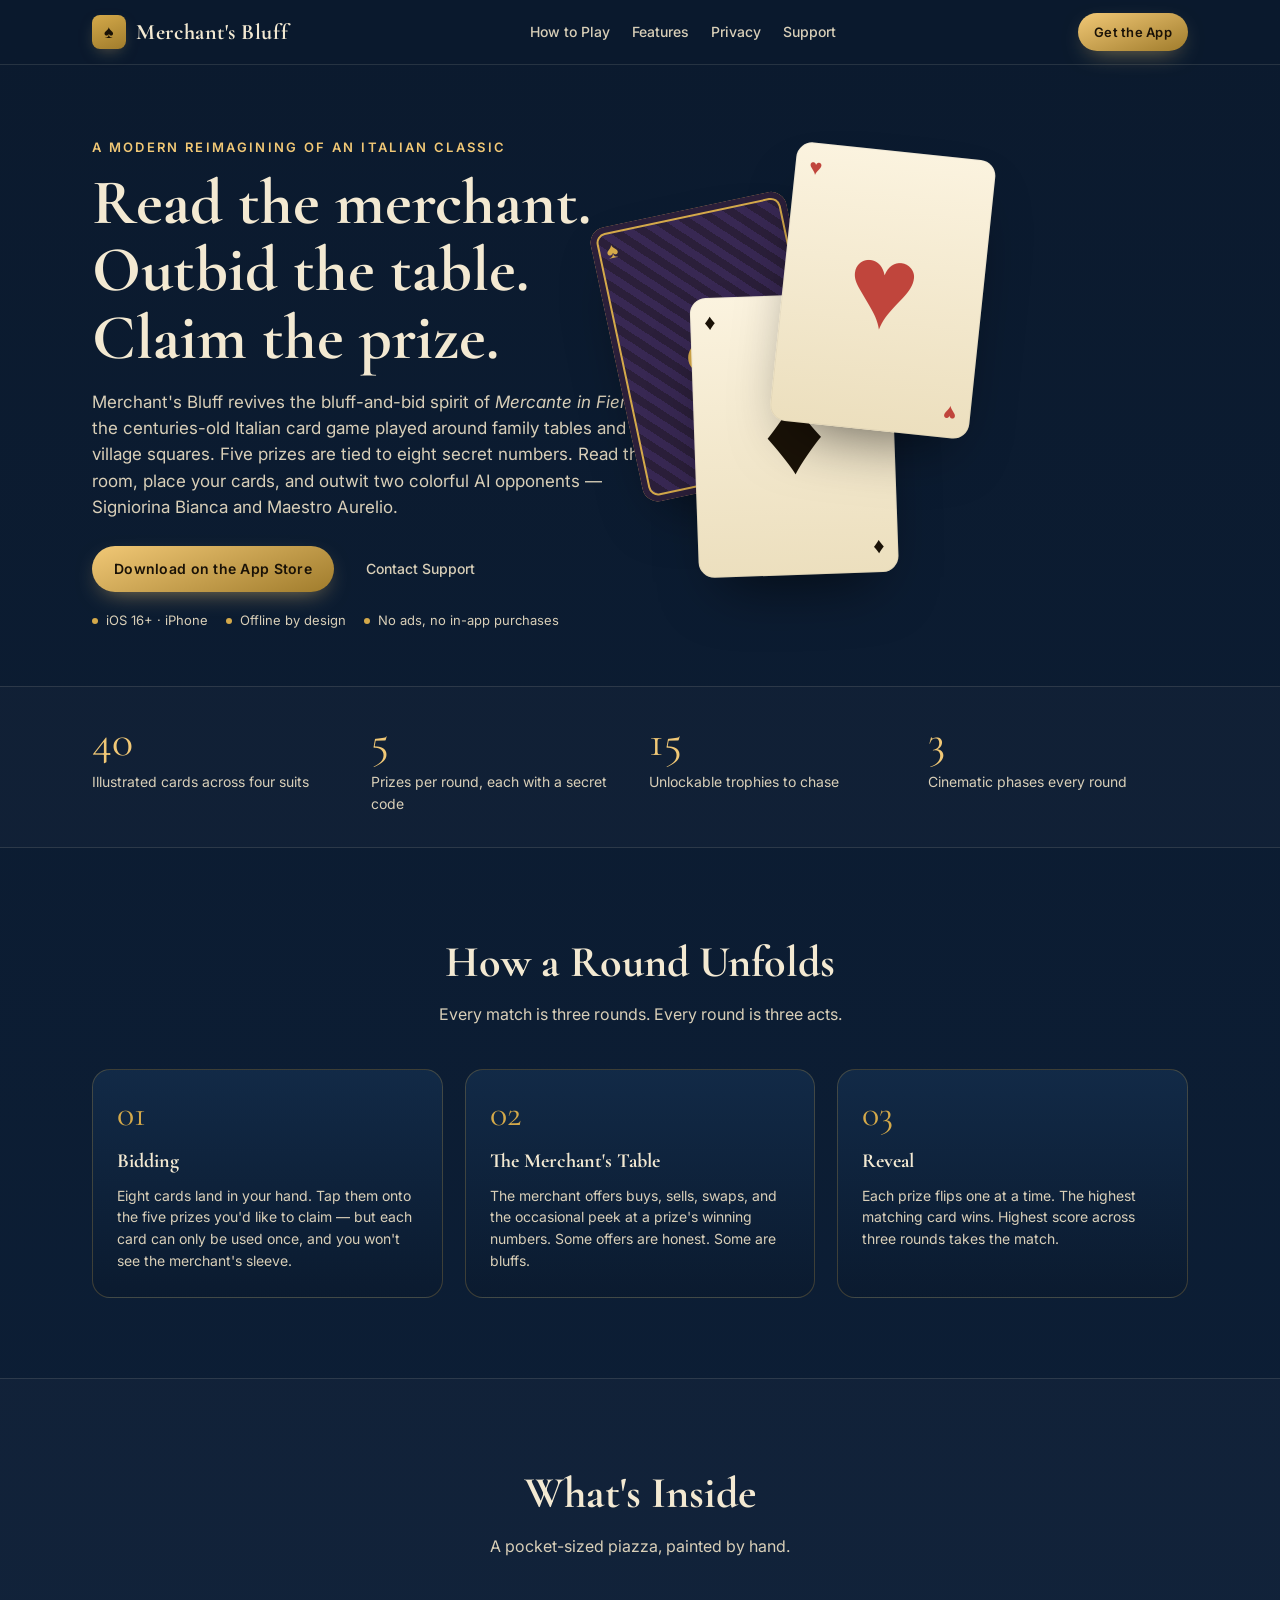
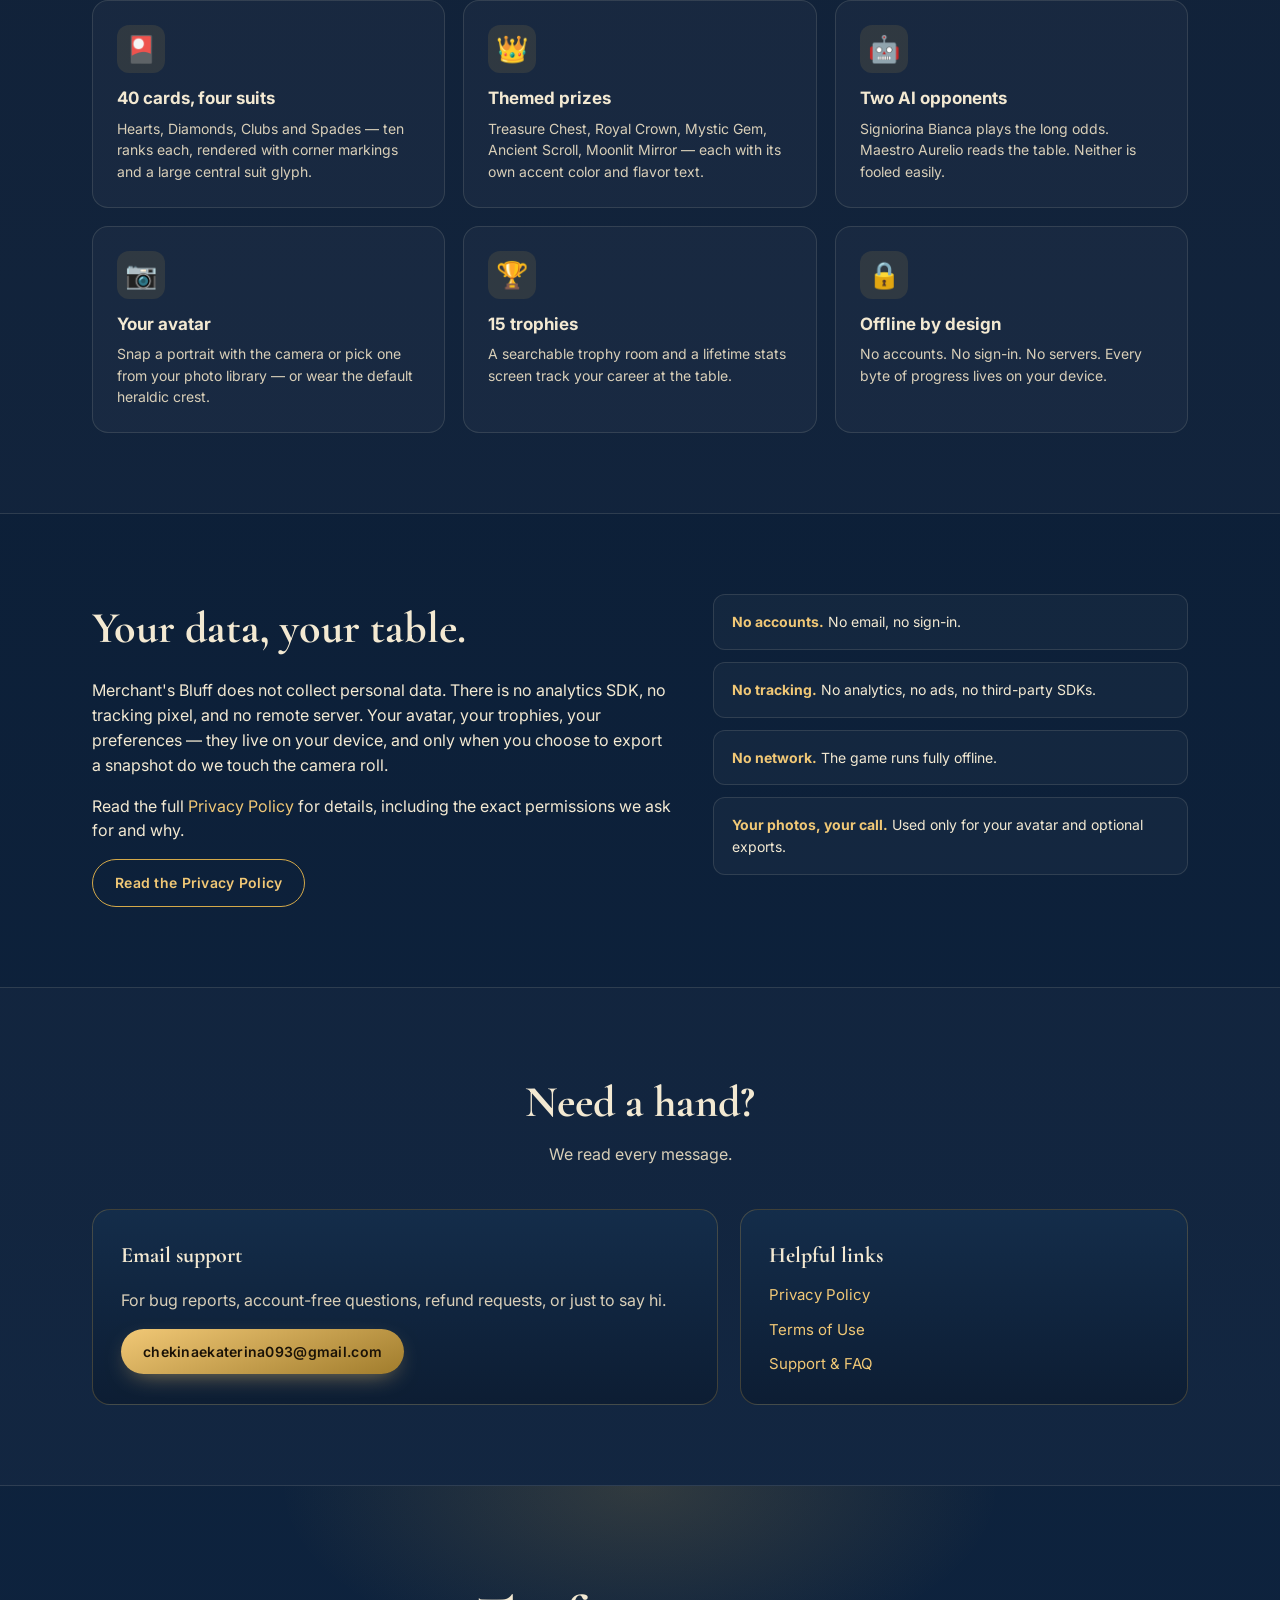
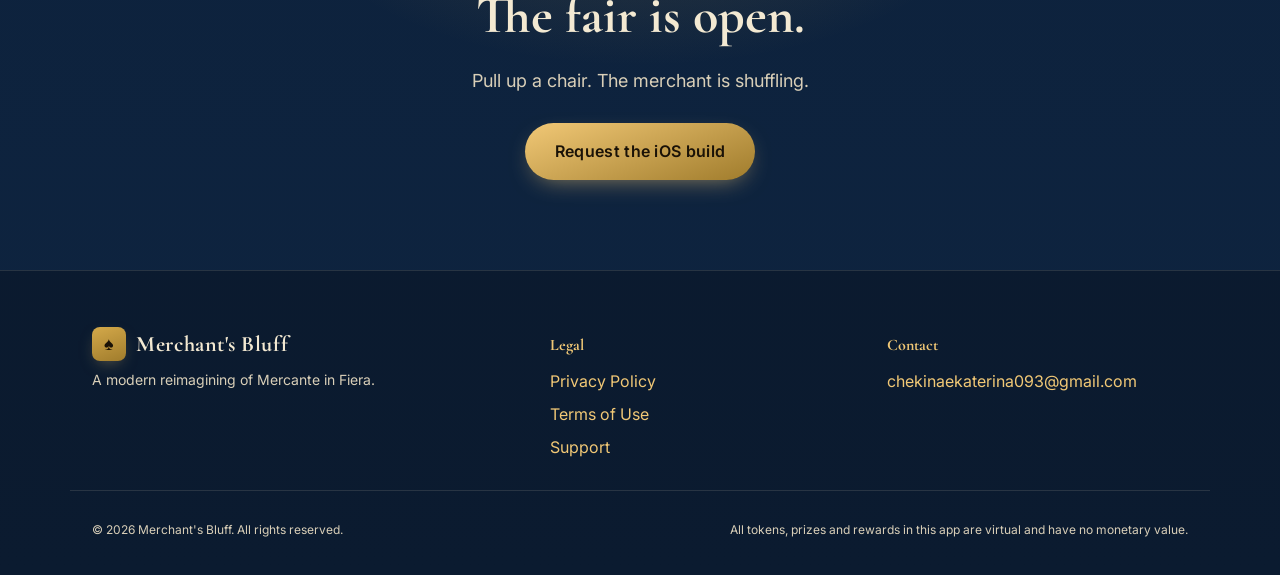
<file: index.html>
<!DOCTYPE html>
<html lang="en">
<head>
<meta charset="UTF-8" />
<meta name="viewport" content="width=device-width, initial-scale=1.0" />
<title>Merchant's Bluff — A Modern Take on Italy's Favorite Card Game</title>
<meta name="description" content="Merchant's Bluff is a modern reimagining of Mercante in Fiera, the centuries-old Italian bluff-and-bid card game. Play a quick match against Signiorina Bianca and Maestro Aurelio — fully offline, no accounts." />
<meta name="theme-color" content="#0b1a2e" />
<link rel="preconnect" href="https://fonts.googleapis.com" />
<link rel="preconnect" href="https://fonts.gstatic.com" crossorigin />
<link href="https://fonts.googleapis.com/css2?family=Cormorant+Garamond:wght@500;600;700&family=Inter:wght@400;500;600;700&display=swap" rel="stylesheet" />
<link rel="stylesheet" href="styles.css" />
</head>
<body>
  <header class="nav">
    <div class="container nav-row">
      <a class="brand" href="#top" aria-label="Merchant's Bluff home">
        <span class="brand-mark" aria-hidden="true">♠</span>
        <span class="brand-text">Merchant's Bluff</span>
      </a>
      <nav class="nav-anchors" aria-label="Primary">
        <a href="#how">How to Play</a>
        <a href="#features">Features</a>
        <a href="#privacy">Privacy</a>
        <a href="#support">Support</a>
      </nav>
      <a class="cta cta-small" href="#download">Get the App</a>
    </div>
  </header>

  <main id="top">
    <!-- HERO -->
    <section class="hero">
      <div class="container hero-grid">
        <div class="hero-copy">
          <p class="eyebrow">A modern reimagining of an Italian classic</p>
          <h1>Read the merchant.<br />Outbid the table.<br />Claim the prize.</h1>
          <p class="lede">
            Merchant's Bluff revives the bluff-and-bid spirit of <em>Mercante in Fiera</em>,
            the centuries-old Italian card game played around family tables and village squares.
            Five prizes are tied to eight secret numbers. Read the room, place your cards,
            and outwit two colorful AI opponents — Signiorina Bianca and Maestro Aurelio.
          </p>
          <div class="hero-cta">
            <a class="cta" href="#download">Download on the App Store</a>
            <a class="ghost" href="#support">Contact Support</a>
          </div>
          <ul class="hero-meta" aria-label="Key facts">
            <li>iOS 16+ · iPhone</li>
            <li>Offline by design</li>
            <li>No ads, no in-app purchases</li>
          </ul>
        </div>
        <div class="hero-art" aria-hidden="true">
          <div class="card card-back card-a">
            <span class="card-corner">♠</span>
            <span class="card-corner br">♠</span>
            <div class="card-glyph">♠</div>
          </div>
          <div class="card card-front card-b">
            <span class="card-corner red">♥</span>
            <span class="card-corner br red">♥</span>
            <div class="card-glyph red">♥</div>
          </div>
          <div class="card card-front card-c">
            <span class="card-corner">♦</span>
            <span class="card-corner br">♦</span>
            <div class="card-glyph">♦</div>
          </div>
        </div>
      </div>
    </section>

    <!-- HIGHLIGHT STATS -->
    <section class="stats">
      <div class="container stats-grid">
        <div class="stat"><span>40</span><p>Illustrated cards across four suits</p></div>
        <div class="stat"><span>5</span><p>Prizes per round, each with a secret code</p></div>
        <div class="stat"><span>15</span><p>Unlockable trophies to chase</p></div>
        <div class="stat"><span>3</span><p>Cinematic phases every round</p></div>
      </div>
    </section>

    <!-- HOW TO PLAY -->
    <section id="how" class="section">
      <div class="container">
        <h2 class="section-title">How a Round Unfolds</h2>
        <p class="section-sub">Every match is three rounds. Every round is three acts.</p>
        <div class="phases">
          <article class="phase">
            <div class="phase-num">01</div>
            <h3>Bidding</h3>
            <p>Eight cards land in your hand. Tap them onto the five prizes you'd like to claim — but each card can only be used once, and you won't see the merchant's sleeve.</p>
          </article>
          <article class="phase">
            <div class="phase-num">02</div>
            <h3>The Merchant's Table</h3>
            <p>The merchant offers buys, sells, swaps, and the occasional peek at a prize's winning numbers. Some offers are honest. Some are bluffs.</p>
          </article>
          <article class="phase">
            <div class="phase-num">03</div>
            <h3>Reveal</h3>
            <p>Each prize flips one at a time. The highest matching card wins. Highest score across three rounds takes the match.</p>
          </article>
        </div>
      </div>
    </section>

    <!-- FEATURES -->
    <section id="features" class="section section-alt">
      <div class="container">
        <h2 class="section-title">What's Inside</h2>
        <p class="section-sub">A pocket-sized piazza, painted by hand.</p>
        <div class="features">
          <article class="feature">
            <div class="feature-icon">🎴</div>
            <h3>40 cards, four suits</h3>
            <p>Hearts, Diamonds, Clubs and Spades — ten ranks each, rendered with corner markings and a large central suit glyph.</p>
          </article>
          <article class="feature">
            <div class="feature-icon">👑</div>
            <h3>Themed prizes</h3>
            <p>Treasure Chest, Royal Crown, Mystic Gem, Ancient Scroll, Moonlit Mirror — each with its own accent color and flavor text.</p>
          </article>
          <article class="feature">
            <div class="feature-icon">🤖</div>
            <h3>Two AI opponents</h3>
            <p>Signiorina Bianca plays the long odds. Maestro Aurelio reads the table. Neither is fooled easily.</p>
          </article>
          <article class="feature">
            <div class="feature-icon">📷</div>
            <h3>Your avatar</h3>
            <p>Snap a portrait with the camera or pick one from your photo library — or wear the default heraldic crest.</p>
          </article>
          <article class="feature">
            <div class="feature-icon">🏆</div>
            <h3>15 trophies</h3>
            <p>A searchable trophy room and a lifetime stats screen track your career at the table.</p>
          </article>
          <article class="feature">
            <div class="feature-icon">🔒</div>
            <h3>Offline by design</h3>
            <p>No accounts. No sign-in. No servers. Every byte of progress lives on your device.</p>
          </article>
        </div>
      </div>
    </section>

    <!-- PRIVACY TEASER -->
    <section id="privacy" class="section">
      <div class="container privacy-grid">
        <div>
          <h2 class="section-title left">Your data, your table.</h2>
          <p>
            Merchant's Bluff does not collect personal data. There is no analytics SDK,
            no tracking pixel, and no remote server. Your avatar, your trophies,
            your preferences — they live on your device, and only when you choose to
            export a snapshot do we touch the camera roll.
          </p>
          <p>
            Read the full <a href="privacy.html">Privacy Policy</a> for details,
            including the exact permissions we ask for and why.
          </p>
          <a class="cta cta-soft" href="privacy.html">Read the Privacy Policy</a>
        </div>
        <ul class="privacy-points">
          <li><strong>No accounts.</strong> No email, no sign-in.</li>
          <li><strong>No tracking.</strong> No analytics, no ads, no third-party SDKs.</li>
          <li><strong>No network.</strong> The game runs fully offline.</li>
          <li><strong>Your photos, your call.</strong> Used only for your avatar and optional exports.</li>
        </ul>
      </div>
    </section>

    <!-- SUPPORT -->
    <section id="support" class="section section-alt">
      <div class="container">
        <h2 class="section-title">Need a hand?</h2>
        <p class="section-sub">We read every message.</p>
        <div class="support-grid">
          <div class="support-card">
            <h3>Email support</h3>
            <p>For bug reports, account-free questions, refund requests, or just to say hi.</p>
            <a class="cta" href="mailto:chekinaekaterina093@gmail.com">chekinaekaterina093@gmail.com</a>
          </div>
          <div class="support-card">
            <h3>Helpful links</h3>
            <ul class="link-list">
              <li><a href="privacy.html">Privacy Policy</a></li>
              <li><a href="terms.html">Terms of Use</a></li>
              <li><a href="support.html">Support &amp; FAQ</a></li>
            </ul>
          </div>
        </div>
      </div>
    </section>

    <!-- CTA -->
    <section id="download" class="cta-section">
      <div class="container cta-wrap">
        <h2>The fair is open.</h2>
        <p>Pull up a chair. The merchant is shuffling.</p>
        <a class="cta cta-large" href="mailto:chekinaekaterina093@gmail.com?subject=Merchant's%20Bluff%20-%20iOS%20Download">Request the iOS build</a>
      </div>
    </section>
  </main>

  <footer class="footer">
    <div class="container footer-grid">
      <div>
        <div class="brand">
          <span class="brand-mark" aria-hidden="true">♠</span>
          <span class="brand-text">Merchant's Bluff</span>
        </div>
        <p class="footer-tag">A modern reimagining of Mercante in Fiera.</p>
      </div>
      <div>
        <h4>Legal</h4>
        <ul>
          <li><a href="privacy.html">Privacy Policy</a></li>
          <li><a href="terms.html">Terms of Use</a></li>
          <li><a href="support.html">Support</a></li>
        </ul>
      </div>
      <div>
        <h4>Contact</h4>
        <ul>
          <li><a href="mailto:chekinaekaterina093@gmail.com">chekinaekaterina093@gmail.com</a></li>
        </ul>
      </div>
    </div>
    <div class="container footer-bottom">
      <p>&copy; 2026 Merchant's Bluff. All rights reserved.</p>
      <p>All tokens, prizes and rewards in this app are virtual and have no monetary value.</p>
    </div>
  </footer>
</body>
</html>
</file>
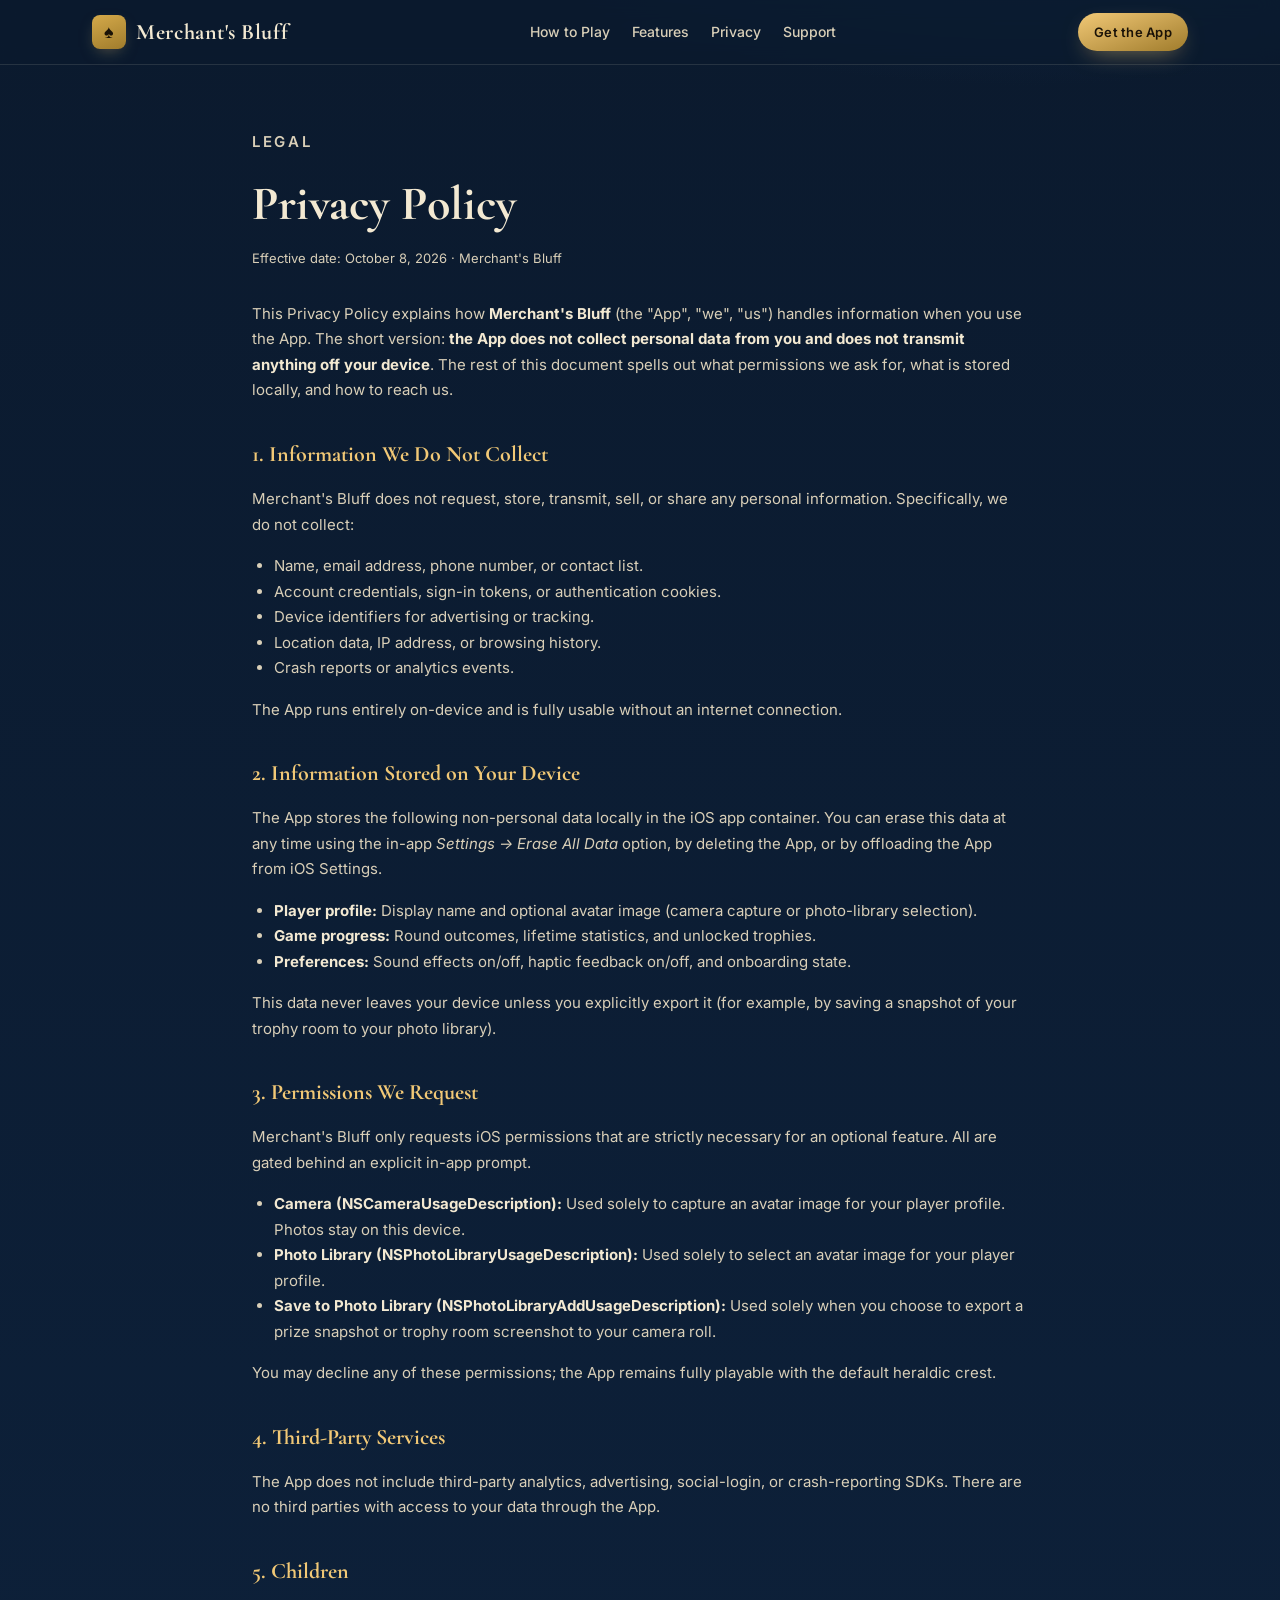
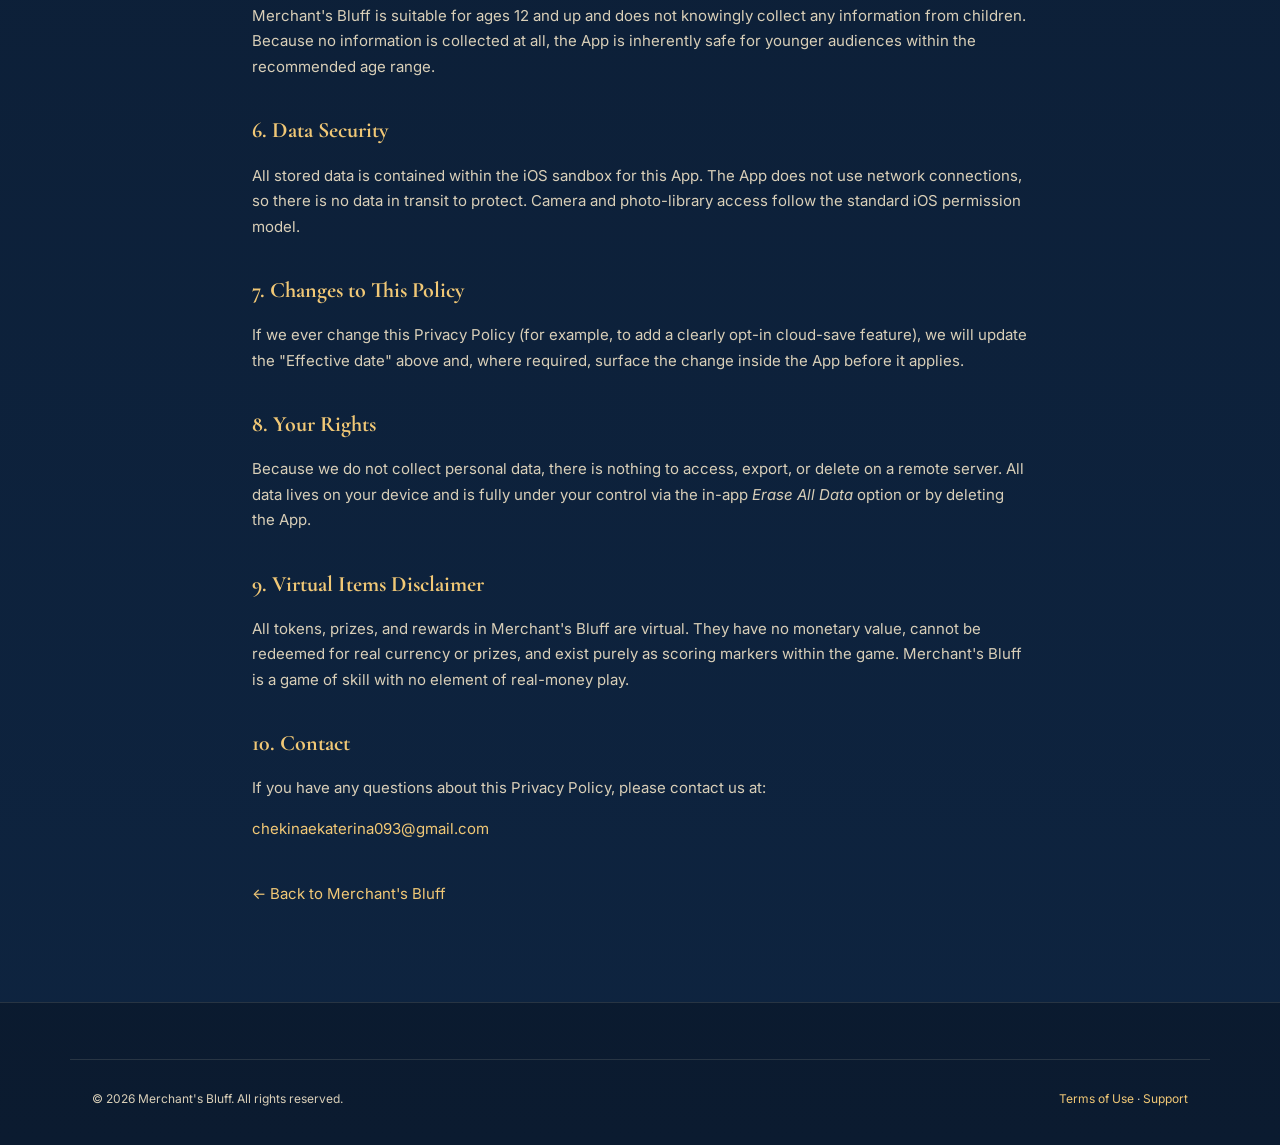
<file: privacy.html>
<!DOCTYPE html>
<html lang="en">
<head>
<meta charset="UTF-8" />
<meta name="viewport" content="width=device-width, initial-scale=1.0" />
<title>Privacy Policy — Merchant's Bluff</title>
<meta name="description" content="The privacy policy for the Merchant's Bluff iOS app." />
<meta name="theme-color" content="#0b1a2e" />
<link rel="preconnect" href="https://fonts.googleapis.com" />
<link rel="preconnect" href="https://fonts.gstatic.com" crossorigin />
<link href="https://fonts.googleapis.com/css2?family=Cormorant+Garamond:wght@500;600;700&family=Inter:wght@400;500;600;700&display=swap" rel="stylesheet" />
<link rel="stylesheet" href="styles.css" />
<style>
  .legal { max-width: 820px; margin: 0 auto; padding: 64px 22px 80px; }
  .legal h1 { font-family: var(--serif); font-size: clamp(34px, 5vw, 48px); margin: 0 0 6px; color: var(--parchment); }
  .legal .meta { color: var(--parchment-soft); font-size: 13px; margin: 0 0 32px; }
  .legal h2 { font-family: var(--serif); font-size: 22px; margin: 34px 0 10px; color: var(--gold-bright); }
  .legal p, .legal li { color: var(--parchment-soft); font-size: 15px; line-height: 1.7; }
  .legal ul { padding-left: 22px; }
  .legal strong { color: var(--parchment); }
  .legal a { color: var(--gold-bright); }
  .topbar { border-bottom: 1px solid var(--line-soft); }
</style>
</head>
<body>
  <header class="nav topbar">
    <div class="container nav-row">
      <a class="brand" href="index.html" aria-label="Merchant's Bluff home">
        <span class="brand-mark" aria-hidden="true">♠</span>
        <span class="brand-text">Merchant's Bluff</span>
      </a>
      <nav class="nav-anchors" aria-label="Primary">
        <a href="index.html#how">How to Play</a>
        <a href="index.html#features">Features</a>
        <a href="privacy.html">Privacy</a>
        <a href="support.html">Support</a>
      </nav>
      <a class="cta cta-small" href="index.html#download">Get the App</a>
    </div>
  </header>

  <main class="legal">
    <p class="eyebrow">Legal</p>
    <h1>Privacy Policy</h1>
    <p class="meta">Effective date: October 8, 2026 &middot; Merchant's Bluff</p>

    <p>This Privacy Policy explains how <strong>Merchant's Bluff</strong> (the "App", "we", "us") handles information when you use the App. The short version: <strong>the App does not collect personal data from you and does not transmit anything off your device</strong>. The rest of this document spells out what permissions we ask for, what is stored locally, and how to reach us.</p>

    <h2>1. Information We Do Not Collect</h2>
    <p>Merchant's Bluff does not request, store, transmit, sell, or share any personal information. Specifically, we do not collect:</p>
    <ul>
      <li>Name, email address, phone number, or contact list.</li>
      <li>Account credentials, sign-in tokens, or authentication cookies.</li>
      <li>Device identifiers for advertising or tracking.</li>
      <li>Location data, IP address, or browsing history.</li>
      <li>Crash reports or analytics events.</li>
    </ul>
    <p>The App runs entirely on-device and is fully usable without an internet connection.</p>

    <h2>2. Information Stored on Your Device</h2>
    <p>The App stores the following non-personal data locally in the iOS app container. You can erase this data at any time using the in-app <em>Settings &rarr; Erase All Data</em> option, by deleting the App, or by offloading the App from iOS Settings.</p>
    <ul>
      <li><strong>Player profile:</strong> Display name and optional avatar image (camera capture or photo-library selection).</li>
      <li><strong>Game progress:</strong> Round outcomes, lifetime statistics, and unlocked trophies.</li>
      <li><strong>Preferences:</strong> Sound effects on/off, haptic feedback on/off, and onboarding state.</li>
    </ul>
    <p>This data never leaves your device unless you explicitly export it (for example, by saving a snapshot of your trophy room to your photo library).</p>

    <h2>3. Permissions We Request</h2>
    <p>Merchant's Bluff only requests iOS permissions that are strictly necessary for an optional feature. All are gated behind an explicit in-app prompt.</p>
    <ul>
      <li><strong>Camera (NSCameraUsageDescription):</strong> Used solely to capture an avatar image for your player profile. Photos stay on this device.</li>
      <li><strong>Photo Library (NSPhotoLibraryUsageDescription):</strong> Used solely to select an avatar image for your player profile.</li>
      <li><strong>Save to Photo Library (NSPhotoLibraryAddUsageDescription):</strong> Used solely when you choose to export a prize snapshot or trophy room screenshot to your camera roll.</li>
    </ul>
    <p>You may decline any of these permissions; the App remains fully playable with the default heraldic crest.</p>

    <h2>4. Third-Party Services</h2>
    <p>The App does not include third-party analytics, advertising, social-login, or crash-reporting SDKs. There are no third parties with access to your data through the App.</p>

    <h2>5. Children</h2>
    <p>Merchant's Bluff is suitable for ages 12 and up and does not knowingly collect any information from children. Because no information is collected at all, the App is inherently safe for younger audiences within the recommended age range.</p>

    <h2>6. Data Security</h2>
    <p>All stored data is contained within the iOS sandbox for this App. The App does not use network connections, so there is no data in transit to protect. Camera and photo-library access follow the standard iOS permission model.</p>

    <h2>7. Changes to This Policy</h2>
    <p>If we ever change this Privacy Policy (for example, to add a clearly opt-in cloud-save feature), we will update the "Effective date" above and, where required, surface the change inside the App before it applies.</p>

    <h2>8. Your Rights</h2>
    <p>Because we do not collect personal data, there is nothing to access, export, or delete on a remote server. All data lives on your device and is fully under your control via the in-app <em>Erase All Data</em> option or by deleting the App.</p>

    <h2>9. Virtual Items Disclaimer</h2>
    <p>All tokens, prizes, and rewards in Merchant's Bluff are virtual. They have no monetary value, cannot be redeemed for real currency or prizes, and exist purely as scoring markers within the game. Merchant's Bluff is a game of skill with no element of real-money play.</p>

    <h2>10. Contact</h2>
    <p>If you have any questions about this Privacy Policy, please contact us at:</p>
    <p><a href="mailto:chekinaekaterina093@gmail.com">chekinaekaterina093@gmail.com</a></p>

    <p style="margin-top: 40px;"><a href="index.html">&larr; Back to Merchant's Bluff</a></p>
  </main>

  <footer class="footer">
    <div class="container footer-bottom">
      <p>&copy; 2026 Merchant's Bluff. All rights reserved.</p>
      <p><a href="terms.html">Terms of Use</a> &middot; <a href="support.html">Support</a></p>
    </div>
  </footer>
</body>
</html>
</file>
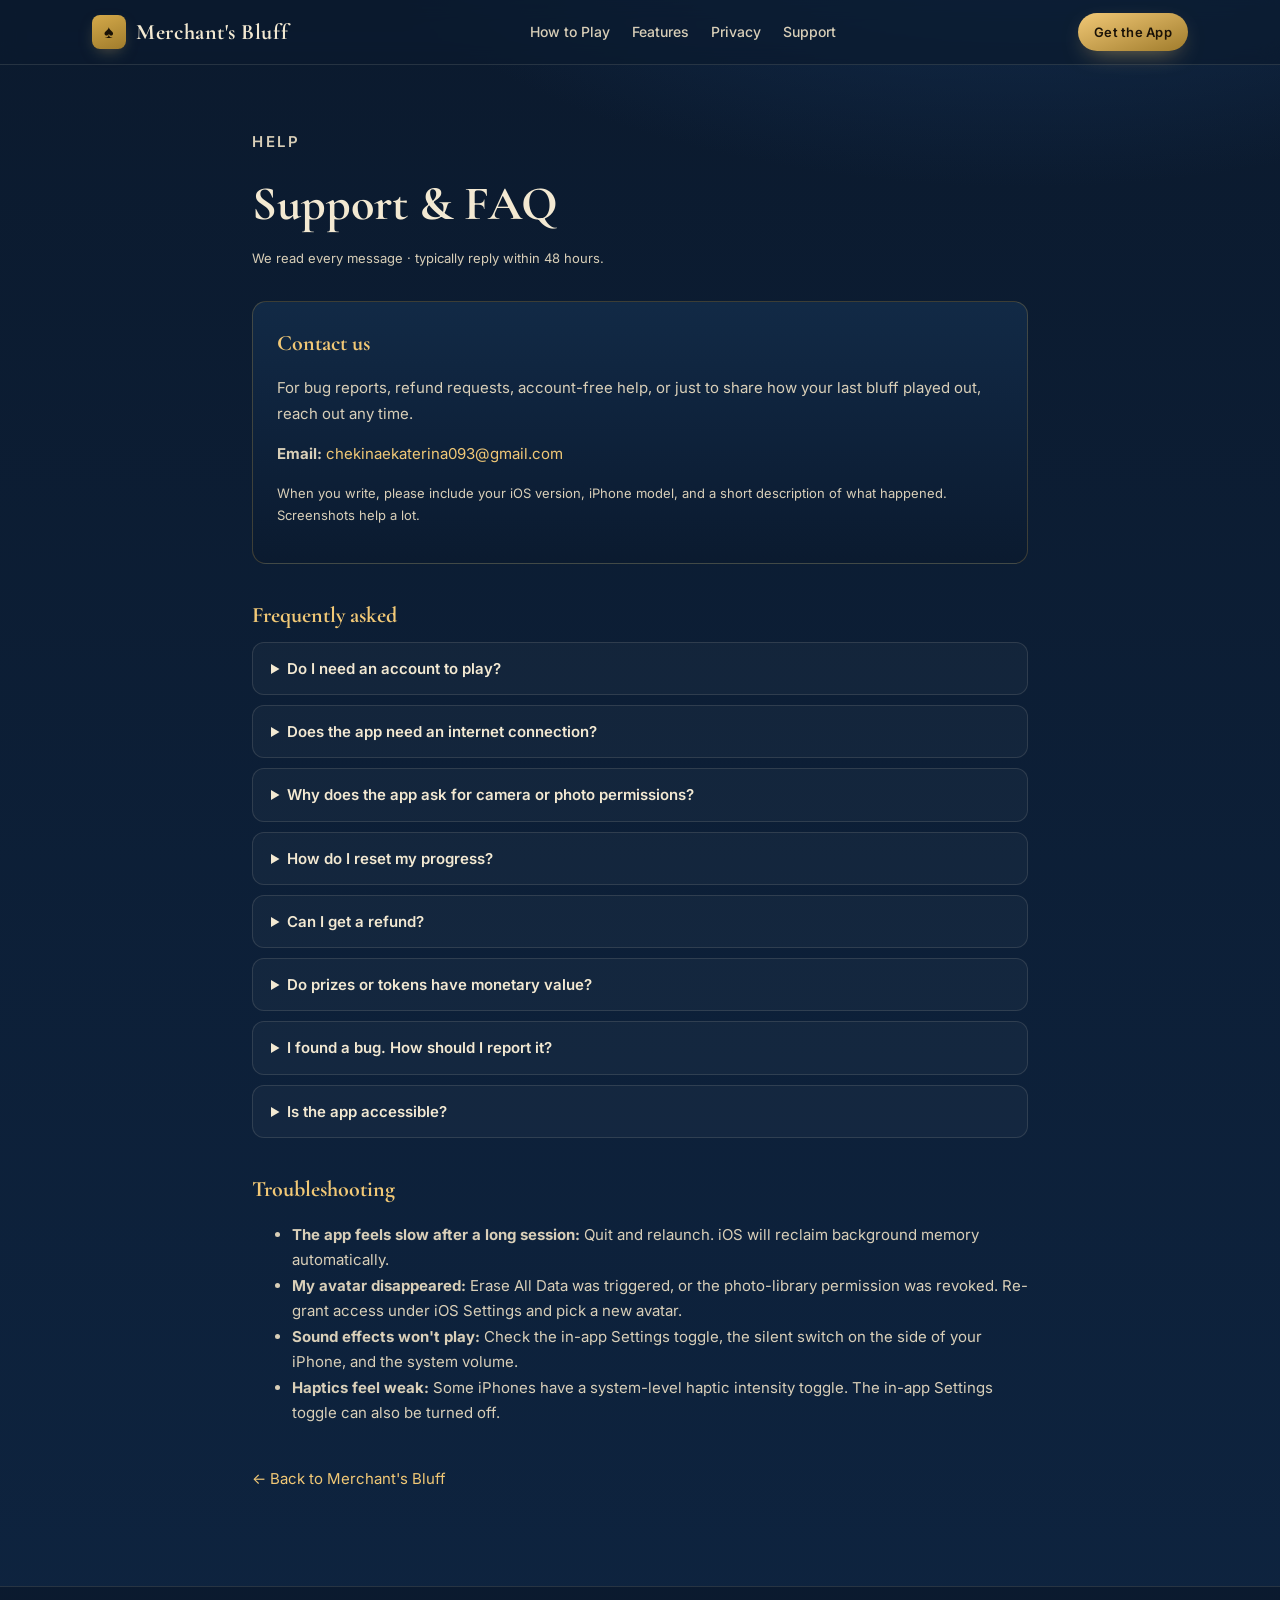
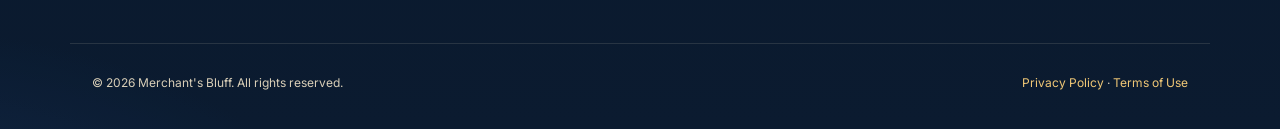
<file: support.html>
<!DOCTYPE html>
<html lang="en">
<head>
<meta charset="UTF-8" />
<meta name="viewport" content="width=device-width, initial-scale=1.0" />
<title>Support — Merchant's Bluff</title>
<meta name="description" content="Support and FAQ for the Merchant's Bluff iOS app." />
<meta name="theme-color" content="#0b1a2e" />
<link rel="preconnect" href="https://fonts.googleapis.com" />
<link rel="preconnect" href="https://fonts.gstatic.com" crossorigin />
<link href="https://fonts.googleapis.com/css2?family=Cormorant+Garamond:wght@500;600;700&family=Inter:wght@400;500;600;700&display=swap" rel="stylesheet" />
<link rel="stylesheet" href="styles.css" />
<style>
  .legal { max-width: 820px; margin: 0 auto; padding: 64px 22px 80px; }
  .legal h1 { font-family: var(--serif); font-size: clamp(34px, 5vw, 48px); margin: 0 0 6px; color: var(--parchment); }
  .legal .meta { color: var(--parchment-soft); font-size: 13px; margin: 0 0 32px; }
  .legal h2 { font-family: var(--serif); font-size: 22px; margin: 34px 0 10px; color: var(--gold-bright); }
  .legal p, .legal li { color: var(--parchment-soft); font-size: 15px; line-height: 1.7; }
  .legal details { background: rgba(255,255,255,0.03); border: 1px solid var(--line-soft); border-radius: 12px; padding: 14px 18px; margin: 10px 0; }
  .legal summary { cursor: pointer; font-weight: 600; color: var(--parchment); font-size: 15px; }
  .legal details[open] { background: rgba(255,255,255,0.05); }
  .legal a { color: var(--gold-bright); }
  .contact-card {
    padding: 24px;
    border-radius: 14px;
    border: 1px solid var(--line);
    background: linear-gradient(180deg, rgba(21,48,79,0.7) 0%, rgba(11,26,46,0.7) 100%);
    margin: 24px 0 8px;
  }
</style>
</head>
<body>
  <header class="nav topbar">
    <div class="container nav-row">
      <a class="brand" href="index.html" aria-label="Merchant's Bluff home">
        <span class="brand-mark" aria-hidden="true">♠</span>
        <span class="brand-text">Merchant's Bluff</span>
      </a>
      <nav class="nav-anchors" aria-label="Primary">
        <a href="index.html#how">How to Play</a>
        <a href="index.html#features">Features</a>
        <a href="privacy.html">Privacy</a>
        <a href="support.html">Support</a>
      </nav>
      <a class="cta cta-small" href="index.html#download">Get the App</a>
    </div>
  </header>

  <main class="legal">
    <p class="eyebrow">Help</p>
    <h1>Support &amp; FAQ</h1>
    <p class="meta">We read every message &middot; typically reply within 48 hours.</p>

    <div class="contact-card">
      <h2 style="margin-top:0;">Contact us</h2>
      <p>For bug reports, refund requests, account-free help, or just to share how your last bluff played out, reach out any time.</p>
      <p><strong>Email:</strong> <a href="mailto:chekinaekaterina093@gmail.com">chekinaekaterina093@gmail.com</a></p>
      <p style="font-size:13px; color:var(--parchment-soft);">When you write, please include your iOS version, iPhone model, and a short description of what happened. Screenshots help a lot.</p>
    </div>

    <h2>Frequently asked</h2>

    <details>
      <summary>Do I need an account to play?</summary>
      <p>No. Merchant's Bluff has no accounts, no sign-in, and no server. Open the app and play.</p>
    </details>

    <details>
      <summary>Does the app need an internet connection?</summary>
      <p>No. Everything is bundled. You can play in airplane mode on a flight.</p>
    </details>

    <details>
      <summary>Why does the app ask for camera or photo permissions?</summary>
      <p>Only to set a custom avatar for your player profile. You can always keep the default heraldic crest and decline the prompts.</p>
    </details>

    <details>
      <summary>How do I reset my progress?</summary>
      <p>Open the app, go to <em>Settings &rarr; Erase All Data</em>. This clears your profile, statistics, and trophies from the device. You can also offload or delete the app from iOS Settings.</p>
    </details>

    <details>
      <summary>Can I get a refund?</summary>
      <p>If you purchased the app through the App Store and are within Apple's refund window, request a refund through <a href="https://reportaproblem.apple.com/" target="_blank" rel="noopener noreferrer">reportaproblem.apple.com</a>. We're happy to help if you run into trouble &mdash; email us and we'll do our best.</p>
    </details>

    <details>
      <summary>Do prizes or tokens have monetary value?</summary>
      <p>No. All tokens, prizes, and rewards in the app are virtual scoring markers. They have no monetary value and cannot be redeemed for real currency or items.</p>
    </details>

    <details>
      <summary>I found a bug. How should I report it?</summary>
      <p>Email <a href="mailto:chekinaekaterina093@gmail.com">chekinaekaterina093@gmail.com</a> with a description, your iPhone model, and your iOS version. A screen recording or screenshot is gold.</p>
    </details>

    <details>
      <summary>Is the app accessible?</summary>
      <p>Yes. The interface uses dynamic type, large hit targets, and VoiceOver-friendly labels on artwork.</p>
    </details>

    <h2>Troubleshooting</h2>
    <ul>
      <li><strong>The app feels slow after a long session:</strong> Quit and relaunch. iOS will reclaim background memory automatically.</li>
      <li><strong>My avatar disappeared:</strong> Erase All Data was triggered, or the photo-library permission was revoked. Re-grant access under iOS Settings and pick a new avatar.</li>
      <li><strong>Sound effects won't play:</strong> Check the in-app Settings toggle, the silent switch on the side of your iPhone, and the system volume.</li>
      <li><strong>Haptics feel weak:</strong> Some iPhones have a system-level haptic intensity toggle. The in-app Settings toggle can also be turned off.</li>
    </ul>

    <p style="margin-top: 40px;"><a href="index.html">&larr; Back to Merchant's Bluff</a></p>
  </main>

  <footer class="footer">
    <div class="container footer-bottom">
      <p>&copy; 2026 Merchant's Bluff. All rights reserved.</p>
      <p><a href="privacy.html">Privacy Policy</a> &middot; <a href="terms.html">Terms of Use</a></p>
    </div>
  </footer>
</body>
</html>
</file>
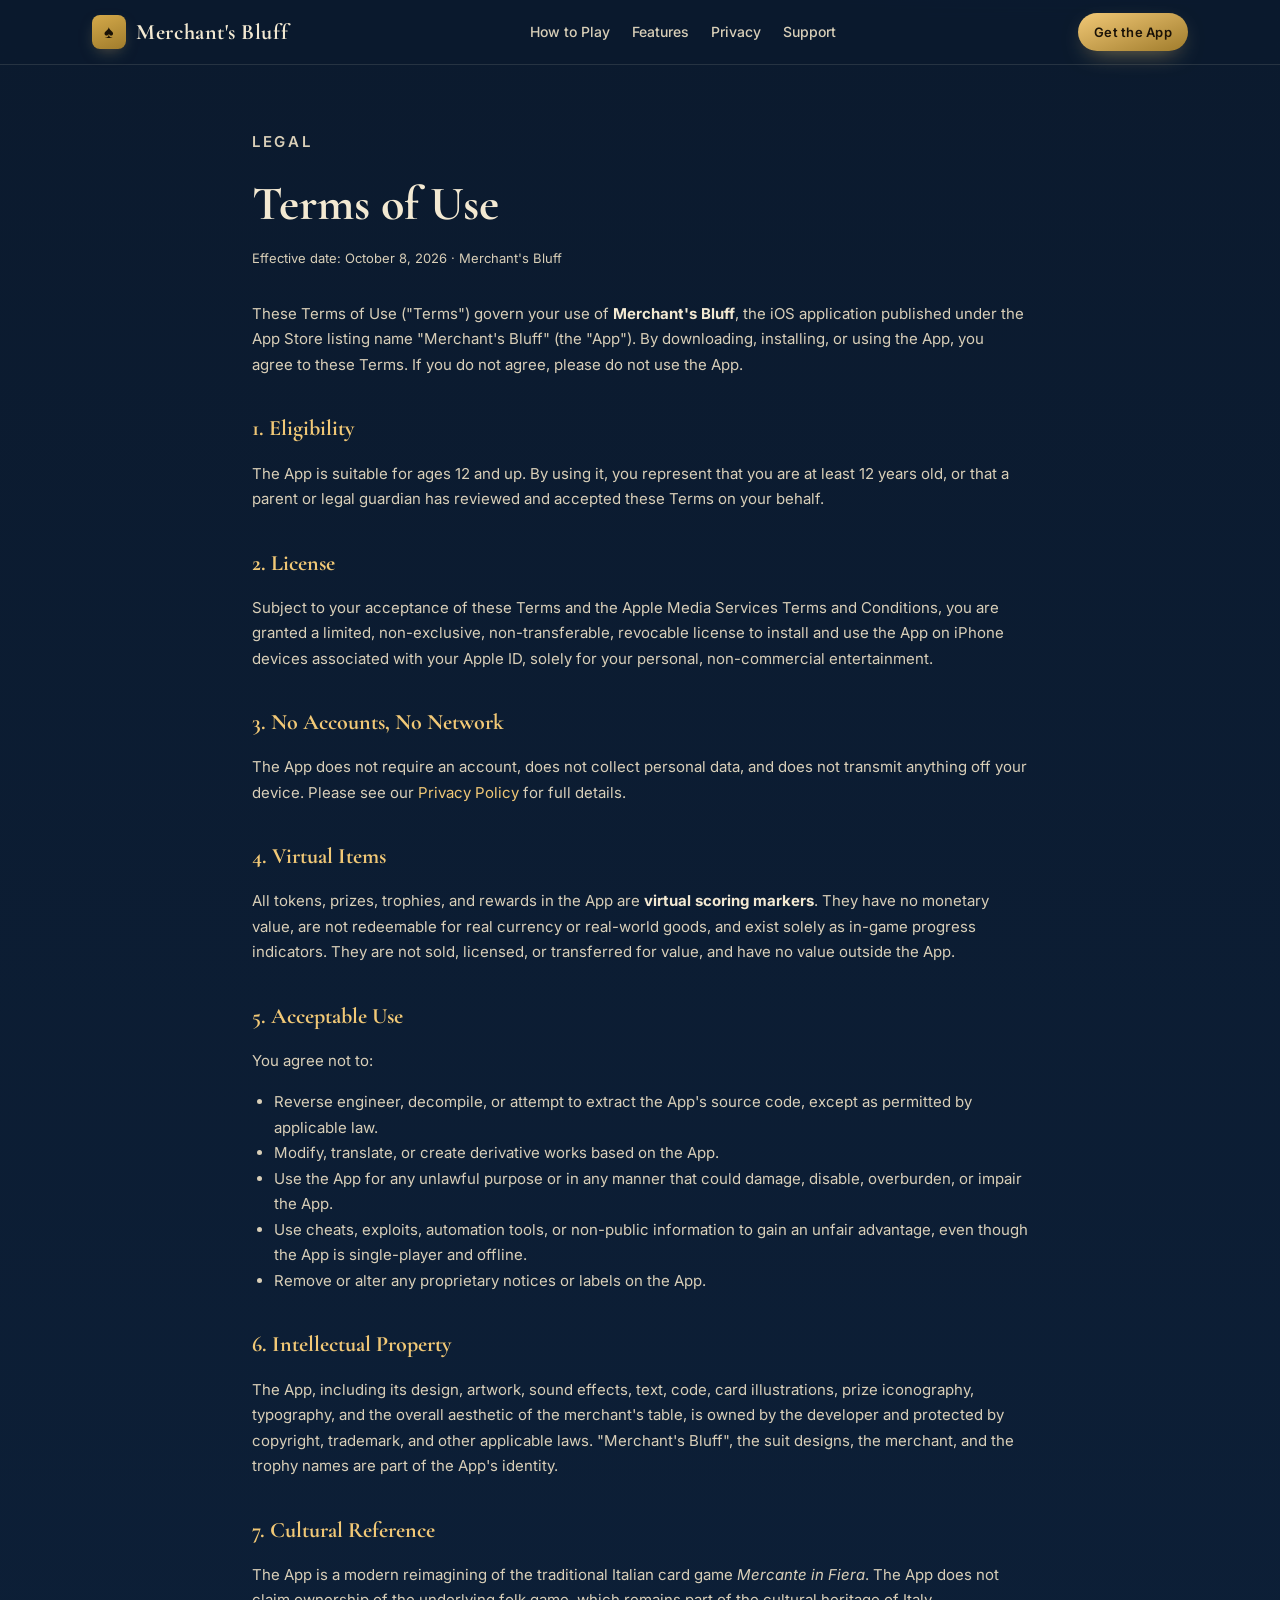
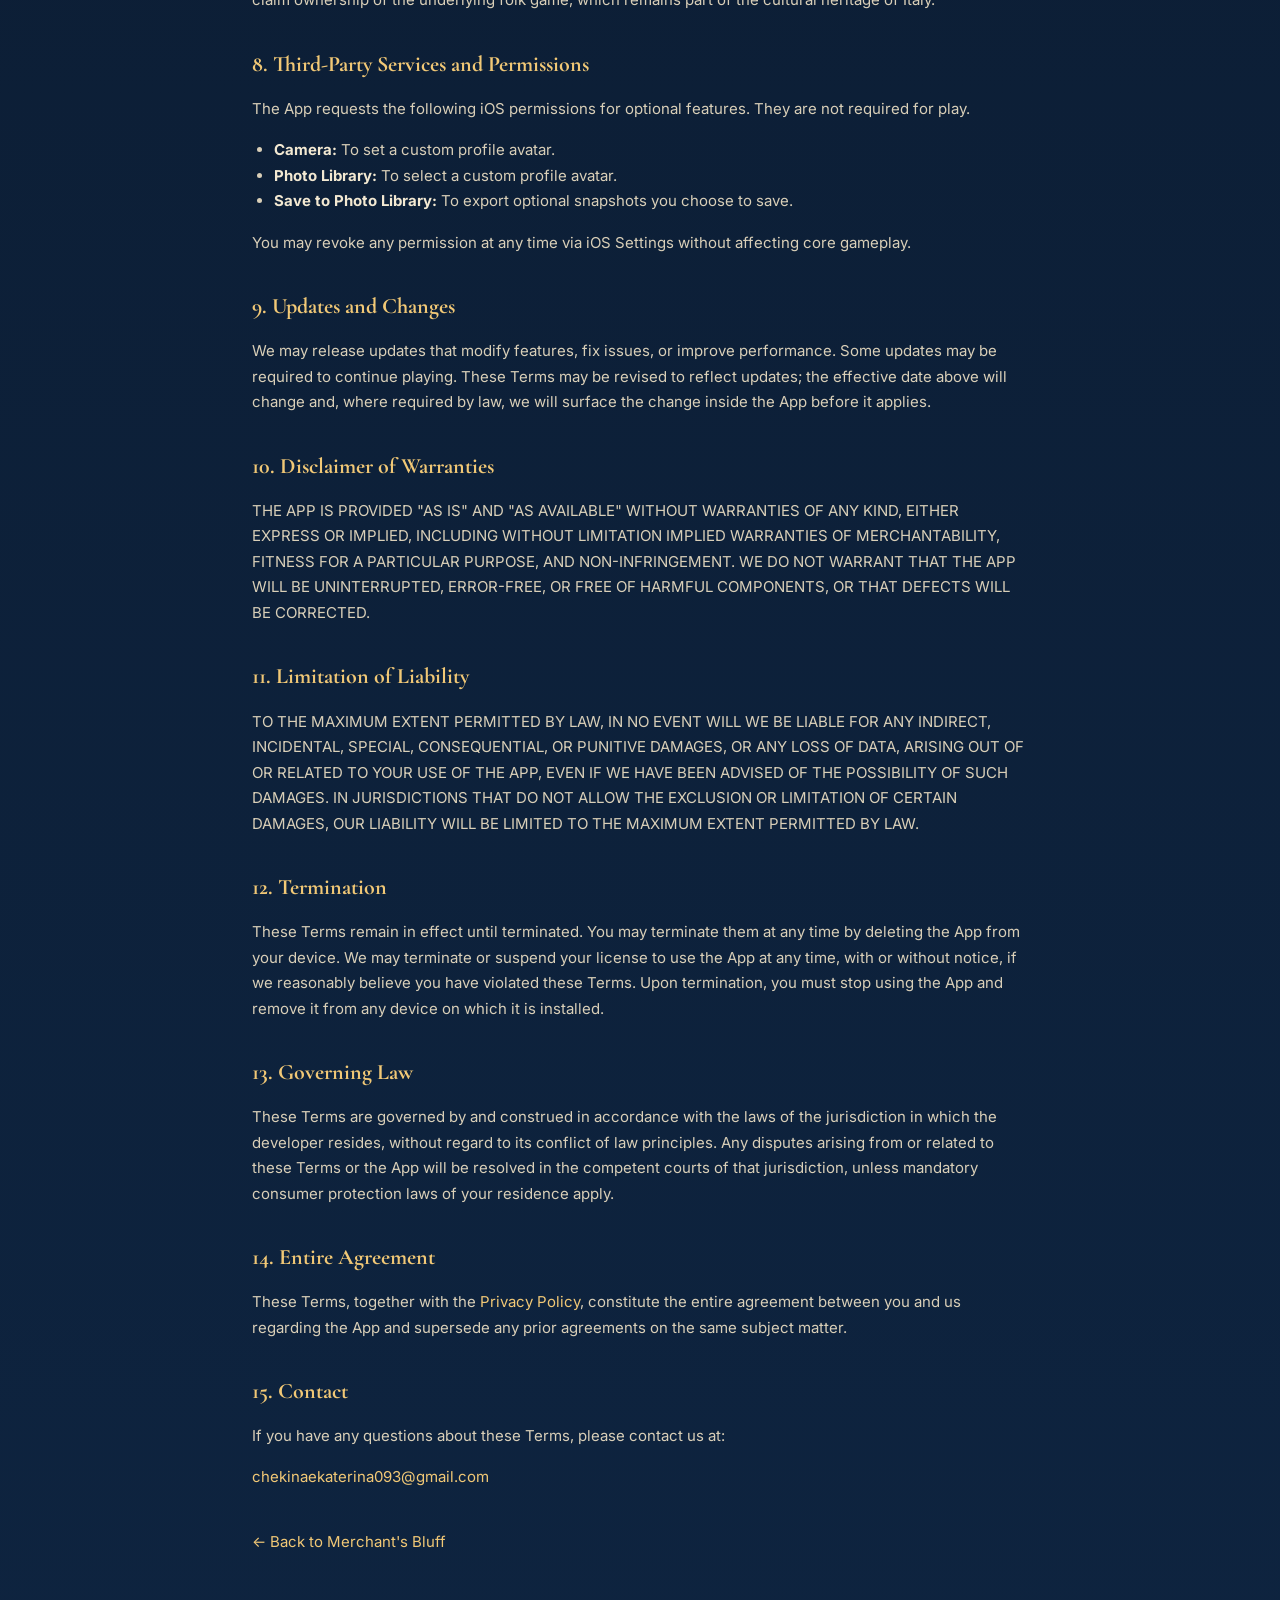
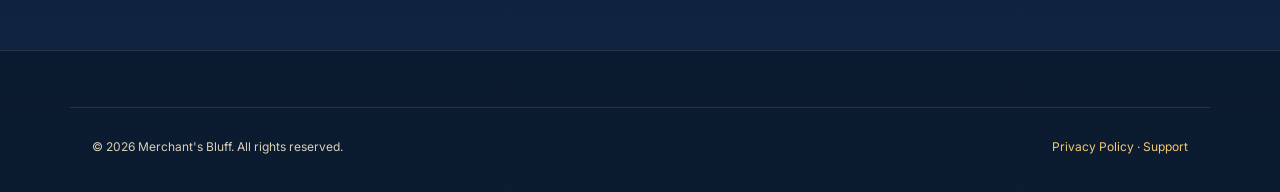
<file: terms.html>
<!DOCTYPE html>
<html lang="en">
<head>
<meta charset="UTF-8" />
<meta name="viewport" content="width=device-width, initial-scale=1.0" />
<title>Terms of Use — Merchant's Bluff</title>
<meta name="description" content="Terms of Use for the Merchant's Bluff iOS app." />
<meta name="theme-color" content="#0b1a2e" />
<link rel="preconnect" href="https://fonts.googleapis.com" />
<link rel="preconnect" href="https://fonts.gstatic.com" crossorigin />
<link href="https://fonts.googleapis.com/css2?family=Cormorant+Garamond:wght@500;600;700&family=Inter:wght@400;500;600;700&display=swap" rel="stylesheet" />
<link rel="stylesheet" href="styles.css" />
<style>
  .legal { max-width: 820px; margin: 0 auto; padding: 64px 22px 80px; }
  .legal h1 { font-family: var(--serif); font-size: clamp(34px, 5vw, 48px); margin: 0 0 6px; color: var(--parchment); }
  .legal .meta { color: var(--parchment-soft); font-size: 13px; margin: 0 0 32px; }
  .legal h2 { font-family: var(--serif); font-size: 22px; margin: 34px 0 10px; color: var(--gold-bright); }
  .legal p, .legal li { color: var(--parchment-soft); font-size: 15px; line-height: 1.7; }
  .legal a { color: var(--gold-bright); }
  .legal ul { padding-left: 22px; }
  .legal strong { color: var(--parchment); }
</style>
</head>
<body>
  <header class="nav topbar">
    <div class="container nav-row">
      <a class="brand" href="index.html" aria-label="Merchant's Bluff home">
        <span class="brand-mark" aria-hidden="true">♠</span>
        <span class="brand-text">Merchant's Bluff</span>
      </a>
      <nav class="nav-anchors" aria-label="Primary">
        <a href="index.html#how">How to Play</a>
        <a href="index.html#features">Features</a>
        <a href="privacy.html">Privacy</a>
        <a href="support.html">Support</a>
      </nav>
      <a class="cta cta-small" href="index.html#download">Get the App</a>
    </div>
  </header>

  <main class="legal">
    <p class="eyebrow">Legal</p>
    <h1>Terms of Use</h1>
    <p class="meta">Effective date: October 8, 2026 &middot; Merchant's Bluff</p>

    <p>These Terms of Use ("Terms") govern your use of <strong>Merchant's Bluff</strong>, the iOS application published under the App Store listing name "Merchant's Bluff" (the "App"). By downloading, installing, or using the App, you agree to these Terms. If you do not agree, please do not use the App.</p>

    <h2>1. Eligibility</h2>
    <p>The App is suitable for ages 12 and up. By using it, you represent that you are at least 12 years old, or that a parent or legal guardian has reviewed and accepted these Terms on your behalf.</p>

    <h2>2. License</h2>
    <p>Subject to your acceptance of these Terms and the Apple Media Services Terms and Conditions, you are granted a limited, non-exclusive, non-transferable, revocable license to install and use the App on iPhone devices associated with your Apple ID, solely for your personal, non-commercial entertainment.</p>

    <h2>3. No Accounts, No Network</h2>
    <p>The App does not require an account, does not collect personal data, and does not transmit anything off your device. Please see our <a href="privacy.html">Privacy Policy</a> for full details.</p>

    <h2>4. Virtual Items</h2>
    <p>All tokens, prizes, trophies, and rewards in the App are <strong>virtual scoring markers</strong>. They have no monetary value, are not redeemable for real currency or real-world goods, and exist solely as in-game progress indicators. They are not sold, licensed, or transferred for value, and have no value outside the App.</p>

    <h2>5. Acceptable Use</h2>
    <p>You agree not to:</p>
    <ul>
      <li>Reverse engineer, decompile, or attempt to extract the App's source code, except as permitted by applicable law.</li>
      <li>Modify, translate, or create derivative works based on the App.</li>
      <li>Use the App for any unlawful purpose or in any manner that could damage, disable, overburden, or impair the App.</li>
      <li>Use cheats, exploits, automation tools, or non-public information to gain an unfair advantage, even though the App is single-player and offline.</li>
      <li>Remove or alter any proprietary notices or labels on the App.</li>
    </ul>

    <h2>6. Intellectual Property</h2>
    <p>The App, including its design, artwork, sound effects, text, code, card illustrations, prize iconography, typography, and the overall aesthetic of the merchant's table, is owned by the developer and protected by copyright, trademark, and other applicable laws. "Merchant's Bluff", the suit designs, the merchant, and the trophy names are part of the App's identity.</p>

    <h2>7. Cultural Reference</h2>
    <p>The App is a modern reimagining of the traditional Italian card game <em>Mercante in Fiera</em>. The App does not claim ownership of the underlying folk game, which remains part of the cultural heritage of Italy.</p>

    <h2>8. Third-Party Services and Permissions</h2>
    <p>The App requests the following iOS permissions for optional features. They are not required for play.</p>
    <ul>
      <li><strong>Camera:</strong> To set a custom profile avatar.</li>
      <li><strong>Photo Library:</strong> To select a custom profile avatar.</li>
      <li><strong>Save to Photo Library:</strong> To export optional snapshots you choose to save.</li>
    </ul>
    <p>You may revoke any permission at any time via iOS Settings without affecting core gameplay.</p>

    <h2>9. Updates and Changes</h2>
    <p>We may release updates that modify features, fix issues, or improve performance. Some updates may be required to continue playing. These Terms may be revised to reflect updates; the effective date above will change and, where required by law, we will surface the change inside the App before it applies.</p>

    <h2>10. Disclaimer of Warranties</h2>
    <p>THE APP IS PROVIDED "AS IS" AND "AS AVAILABLE" WITHOUT WARRANTIES OF ANY KIND, EITHER EXPRESS OR IMPLIED, INCLUDING WITHOUT LIMITATION IMPLIED WARRANTIES OF MERCHANTABILITY, FITNESS FOR A PARTICULAR PURPOSE, AND NON-INFRINGEMENT. WE DO NOT WARRANT THAT THE APP WILL BE UNINTERRUPTED, ERROR-FREE, OR FREE OF HARMFUL COMPONENTS, OR THAT DEFECTS WILL BE CORRECTED.</p>

    <h2>11. Limitation of Liability</h2>
    <p>TO THE MAXIMUM EXTENT PERMITTED BY LAW, IN NO EVENT WILL WE BE LIABLE FOR ANY INDIRECT, INCIDENTAL, SPECIAL, CONSEQUENTIAL, OR PUNITIVE DAMAGES, OR ANY LOSS OF DATA, ARISING OUT OF OR RELATED TO YOUR USE OF THE APP, EVEN IF WE HAVE BEEN ADVISED OF THE POSSIBILITY OF SUCH DAMAGES. IN JURISDICTIONS THAT DO NOT ALLOW THE EXCLUSION OR LIMITATION OF CERTAIN DAMAGES, OUR LIABILITY WILL BE LIMITED TO THE MAXIMUM EXTENT PERMITTED BY LAW.</p>

    <h2>12. Termination</h2>
    <p>These Terms remain in effect until terminated. You may terminate them at any time by deleting the App from your device. We may terminate or suspend your license to use the App at any time, with or without notice, if we reasonably believe you have violated these Terms. Upon termination, you must stop using the App and remove it from any device on which it is installed.</p>

    <h2>13. Governing Law</h2>
    <p>These Terms are governed by and construed in accordance with the laws of the jurisdiction in which the developer resides, without regard to its conflict of law principles. Any disputes arising from or related to these Terms or the App will be resolved in the competent courts of that jurisdiction, unless mandatory consumer protection laws of your residence apply.</p>

    <h2>14. Entire Agreement</h2>
    <p>These Terms, together with the <a href="privacy.html">Privacy Policy</a>, constitute the entire agreement between you and us regarding the App and supersede any prior agreements on the same subject matter.</p>

    <h2>15. Contact</h2>
    <p>If you have any questions about these Terms, please contact us at:</p>
    <p><a href="mailto:chekinaekaterina093@gmail.com">chekinaekaterina093@gmail.com</a></p>

    <p style="margin-top: 40px;"><a href="index.html">&larr; Back to Merchant's Bluff</a></p>
  </main>

  <footer class="footer">
    <div class="container footer-bottom">
      <p>&copy; 2026 Merchant's Bluff. All rights reserved.</p>
      <p><a href="privacy.html">Privacy Policy</a> &middot; <a href="support.html">Support</a></p>
    </div>
  </footer>
</body>
</html>
</file>
<file: styles.css>
/* Merchant's Bluff — landing page styles */
:root {
  --bg: #0b1a2e;
  --bg-2: #0e2440;
  --slate: #15304f;
  --parchment: #f3e9d2;
  --parchment-soft: #d9cfb8;
  --gold: #d4a94a;
  --gold-bright: #f1c876;
  --gold-deep: #a07c2c;
  --red: #c0453c;
  --line: rgba(212, 169, 74, 0.25);
  --line-soft: rgba(243, 233, 210, 0.12);
  --serif: "Cormorant Garamond", Georgia, "Times New Roman", serif;
  --sans: "Inter", -apple-system, BlinkMacSystemFont, "Segoe UI", Roboto, sans-serif;
}

* { box-sizing: border-box; }
html { scroll-behavior: smooth; }
body {
  margin: 0;
  font-family: var(--sans);
  background: radial-gradient(1200px 600px at 80% -10%, #16345a 0%, transparent 60%),
              radial-gradient(900px 500px at -10% 110%, #1a3866 0%, transparent 55%),
              linear-gradient(180deg, var(--bg) 0%, var(--bg-2) 100%);
  color: var(--parchment);
  line-height: 1.55;
  -webkit-font-smoothing: antialiased;
  text-rendering: optimizeLegibility;
}

img, svg { display: block; max-width: 100%; }
a { color: var(--gold-bright); text-decoration: none; }
a:hover { color: var(--parchment); }

.container {
  width: 100%;
  max-width: 1140px;
  margin: 0 auto;
  padding: 0 22px;
}

/* NAV */
.nav {
  position: sticky;
  top: 0;
  z-index: 50;
  backdrop-filter: blur(10px);
  background: rgba(11, 26, 46, 0.7);
  border-bottom: 1px solid var(--line-soft);
}
.nav-row {
  display: flex;
  align-items: center;
  justify-content: space-between;
  gap: 18px;
  height: 64px;
}
.brand {
  display: inline-flex;
  align-items: center;
  gap: 10px;
  color: var(--parchment);
  font-weight: 700;
  letter-spacing: 0.04em;
}
.brand-mark {
  width: 34px; height: 34px;
  display: inline-grid; place-items: center;
  border-radius: 8px;
  background: linear-gradient(160deg, var(--gold) 0%, var(--gold-deep) 100%);
  color: #1a1207;
  font-size: 18px;
  box-shadow: 0 6px 18px -8px rgba(241, 200, 118, 0.6);
}
.brand-text { font-family: var(--serif); font-size: 22px; }
.nav-anchors {
  display: flex; gap: 22px;
  font-size: 14px; font-weight: 500;
}
.nav-anchors a { color: var(--parchment-soft); }
.nav-anchors a:hover { color: var(--gold-bright); }

/* BUTTONS */
.cta {
  display: inline-block;
  padding: 12px 22px;
  border-radius: 999px;
  font-weight: 600;
  font-size: 14px;
  letter-spacing: 0.02em;
  color: #1a1207;
  background: linear-gradient(160deg, var(--gold-bright) 0%, var(--gold-deep) 100%);
  box-shadow: 0 8px 24px -10px rgba(241, 200, 118, 0.65);
  transition: transform .15s ease, box-shadow .15s ease;
}
.cta:hover { transform: translateY(-1px); color: #1a1207; }
.cta-small { padding: 9px 16px; font-size: 13px; }
.cta-large { padding: 16px 30px; font-size: 16px; }
.cta-soft {
  background: transparent;
  border: 1px solid var(--gold);
  color: var(--gold-bright);
  box-shadow: none;
}
.cta-soft:hover { background: rgba(212, 169, 74, 0.08); color: var(--parchment); }
.ghost {
  display: inline-block;
  padding: 12px 18px;
  border-radius: 999px;
  color: var(--parchment-soft);
  font-size: 14px;
  font-weight: 500;
}
.ghost:hover { color: var(--gold-bright); }

/* HERO */
.hero {
  padding: 72px 0 56px;
}
.hero-grid {
  display: grid;
  grid-template-columns: 1.1fr 0.9fr;
  align-items: center;
  gap: 56px;
}
.eyebrow {
  margin: 0 0 12px;
  color: var(--gold-bright);
  font-size: 13px;
  letter-spacing: 0.18em;
  text-transform: uppercase;
  font-weight: 600;
}
.hero h1 {
  margin: 0 0 18px;
  font-family: var(--serif);
  font-weight: 700;
  font-size: clamp(40px, 6vw, 64px);
  line-height: 1.05;
  color: var(--parchment);
}
.hero .lede {
  font-size: 17px;
  color: var(--parchment-soft);
  max-width: 560px;
}
.hero-cta {
  display: flex; gap: 14px; flex-wrap: wrap;
  margin: 26px 0 18px;
}
.hero-meta {
  list-style: none; padding: 0; margin: 12px 0 0;
  display: flex; gap: 18px; flex-wrap: wrap;
  color: var(--parchment-soft); font-size: 13px;
}
.hero-meta li {
  position: relative; padding-left: 14px;
}
.hero-meta li::before {
  content: ""; position: absolute; left: 0; top: 8px;
  width: 6px; height: 6px; border-radius: 50%;
  background: var(--gold);
}

/* HERO ART */
.hero-art {
  position: relative;
  height: 420px;
}
.card {
  position: absolute;
  width: 200px;
  height: 280px;
  border-radius: 16px;
  background: linear-gradient(180deg, #fbf3df 0%, #ecdfbe 100%);
  color: #1a1207;
  box-shadow: 0 30px 60px -25px rgba(0,0,0,0.6),
              0 0 0 1px rgba(0,0,0,0.05) inset;
  display: grid;
  place-items: center;
  font-size: 120px;
  line-height: 1;
  transform-origin: center;
}
.card-back {
  background:
    repeating-linear-gradient(45deg, #2b1f3a 0 8px, #382853 8px 16px);
  color: var(--gold);
  transform: rotate(-12deg) translate(-110px, 10px);
  box-shadow: 0 30px 60px -25px rgba(0,0,0,0.6),
              inset 0 0 0 6px #2b1f3a,
              inset 0 0 0 8px var(--gold);
}
.card-b {
  transform: rotate(6deg) translate(60px, -30px);
  z-index: 2;
}
.card-c {
  transform: rotate(-2deg) translate(-30px, 120px);
  z-index: 1;
}
.card-corner {
  position: absolute;
  top: 14px; left: 14px;
  font-size: 22px;
  font-weight: 700;
  font-family: var(--serif);
}
.card-corner.br {
  top: auto; left: auto;
  bottom: 14px; right: 14px;
  transform: rotate(180deg);
}
.card-glyph {
  font-family: var(--serif);
}
.red { color: var(--red); }

/* STATS */
.stats {
  padding: 32px 0;
  border-top: 1px solid var(--line-soft);
  border-bottom: 1px solid var(--line-soft);
  background: rgba(255,255,255,0.02);
}
.stats-grid {
  display: grid;
  grid-template-columns: repeat(4, 1fr);
  gap: 18px;
}
.stat span {
  font-family: var(--serif);
  font-size: 44px;
  color: var(--gold-bright);
  line-height: 1;
}
.stat p {
  margin: 8px 0 0;
  font-size: 14px;
  color: var(--parchment-soft);
}

/* SECTIONS */
.section { padding: 80px 0; }
.section-alt {
  background: rgba(255,255,255,0.02);
  border-top: 1px solid var(--line-soft);
  border-bottom: 1px solid var(--line-soft);
}
.section-title {
  font-family: var(--serif);
  font-size: clamp(30px, 4vw, 44px);
  text-align: center;
  margin: 0 0 6px;
  color: var(--parchment);
}
.section-title.left { text-align: left; }
.section-sub {
  text-align: center;
  color: var(--parchment-soft);
  margin: 0 0 42px;
}

/* PHASES */
.phases {
  display: grid;
  grid-template-columns: repeat(3, 1fr);
  gap: 22px;
}
.phase {
  position: relative;
  padding: 26px 24px;
  background: linear-gradient(180deg, rgba(21,48,79,0.7) 0%, rgba(11,26,46,0.7) 100%);
  border: 1px solid var(--line);
  border-radius: 18px;
}
.phase-num {
  font-family: var(--serif);
  font-size: 36px;
  color: var(--gold);
  line-height: 1;
}
.phase h3 {
  margin: 14px 0 8px;
  font-size: 20px;
  font-family: var(--serif);
}
.phase p {
  margin: 0;
  font-size: 14px;
  color: var(--parchment-soft);
}

/* FEATURES */
.features {
  display: grid;
  grid-template-columns: repeat(3, 1fr);
  gap: 18px;
}
.feature {
  padding: 24px;
  background: rgba(255,255,255,0.03);
  border: 1px solid var(--line-soft);
  border-radius: 16px;
}
.feature-icon {
  font-size: 26px;
  width: 48px; height: 48px;
  display: grid; place-items: center;
  border-radius: 12px;
  background: rgba(212, 169, 74, 0.12);
  margin-bottom: 12px;
}
.feature h3 {
  margin: 0 0 6px;
  font-size: 17px;
}
.feature p {
  margin: 0;
  color: var(--parchment-soft);
  font-size: 14px;
}

/* PRIVACY */
.privacy-grid {
  display: grid;
  grid-template-columns: 1.1fr 0.9fr;
  gap: 40px;
  align-items: start;
}
.privacy-points {
  list-style: none;
  padding: 0;
  margin: 0;
  display: grid;
  gap: 12px;
}
.privacy-points li {
  padding: 16px 18px;
  background: rgba(255,255,255,0.03);
  border: 1px solid var(--line-soft);
  border-radius: 12px;
  font-size: 14px;
}
.privacy-points strong { color: var(--gold-bright); }

/* SUPPORT */
.support-grid {
  display: grid;
  grid-template-columns: 1.4fr 1fr;
  gap: 22px;
}
.support-card {
  padding: 28px;
  background: linear-gradient(180deg, rgba(21,48,79,0.7) 0%, rgba(11,26,46,0.7) 100%);
  border: 1px solid var(--line);
  border-radius: 18px;
}
.support-card h3 {
  margin: 0 0 10px;
  font-family: var(--serif);
  font-size: 22px;
}
.support-card p { color: var(--parchment-soft); }
.link-list {
  list-style: none;
  padding: 0; margin: 0;
  display: grid; gap: 10px;
}
.link-list a { font-size: 15px; }

/* CTA SECTION */
.cta-section {
  padding: 90px 0;
  text-align: center;
  background:
    radial-gradient(600px 300px at 50% 0%, rgba(212, 169, 74, 0.18) 0%, transparent 60%);
}
.cta-wrap h2 {
  font-family: var(--serif);
  font-size: clamp(34px, 5vw, 52px);
  margin: 0 0 10px;
}
.cta-wrap p {
  color: var(--parchment-soft);
  margin: 0 0 28px;
  font-size: 18px;
}

/* FOOTER */
.footer {
  padding: 56px 0 24px;
  background: rgba(0,0,0,0.25);
  border-top: 1px solid var(--line-soft);
}
.footer-grid {
  display: grid;
  grid-template-columns: 1.4fr 1fr 1fr;
  gap: 36px;
  margin-bottom: 30px;
}
.footer h4 {
  font-family: var(--serif);
  font-size: 16px;
  color: var(--gold-bright);
  margin: 6px 0 12px;
}
.footer ul {
  list-style: none; padding: 0; margin: 0;
  display: grid; gap: 8px;
}
.footer-tag {
  color: var(--parchment-soft);
  margin: 8px 0 0;
  font-size: 14px;
}
.footer-bottom {
  border-top: 1px solid var(--line-soft);
  padding-top: 18px;
  display: flex; justify-content: space-between; flex-wrap: wrap; gap: 10px;
  font-size: 12px; color: var(--parchment-soft);
}

/* RESPONSIVE */
@media (max-width: 960px) {
  .nav-anchors { display: none; }
  .hero-grid { grid-template-columns: 1fr; gap: 36px; }
  .hero-art { height: 360px; max-width: 420px; margin: 0 auto; }
  .stats-grid { grid-template-columns: repeat(2, 1fr); }
  .phases { grid-template-columns: 1fr; }
  .features { grid-template-columns: 1fr; }
  .privacy-grid { grid-template-columns: 1fr; }
  .support-grid { grid-template-columns: 1fr; }
  .footer-grid { grid-template-columns: 1fr; }
}
@media (max-width: 540px) {
  .hero { padding: 48px 0 36px; }
  .section { padding: 56px 0; }
  .stat span { font-size: 36px; }
  .hero-art { height: 320px; }
  .card { width: 170px; height: 240px; font-size: 96px; }
  .card-back { transform: rotate(-12deg) translate(-90px, 0); }
  .card-b { transform: rotate(6deg) translate(50px, -20px); }
  .card-c { transform: rotate(-2deg) translate(-20px, 100px); }
}
</file>
